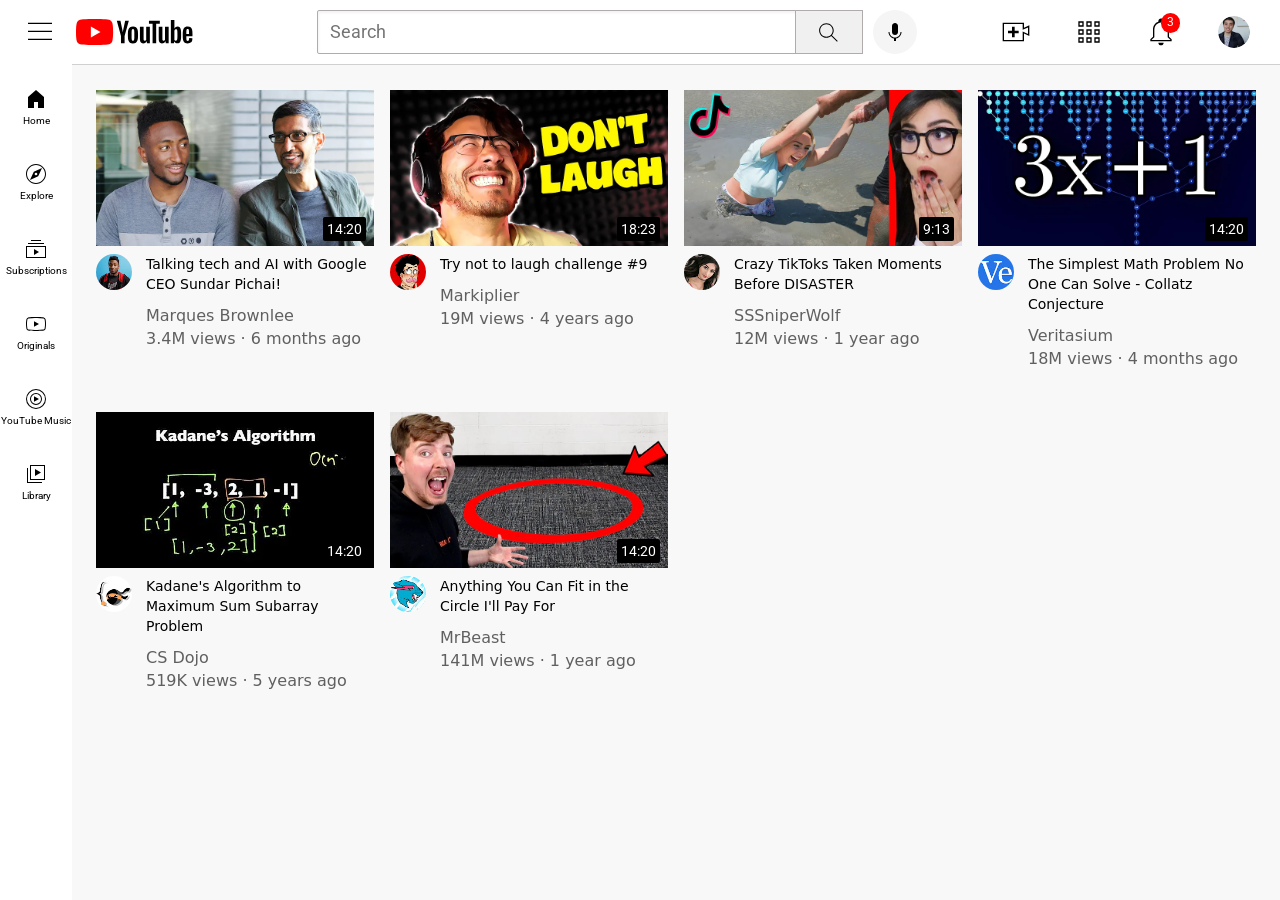
<file: index.html>
<!DOCTYPE html>
<html>

<head>
    <title>
        youtube clone
    </title>
    <link rel="preconnect" href="https://fonts.googleapis.com">
    <link rel="preconnect" href="https://fonts.gstatic.com" crossorigin>
    <link
        href="https://fonts.googleapis.com/css2?family=Montserrat:ital,wght@0,100..900;1,100..900&family=Roboto:ital,wght@0,100;0,300;0,400;0,500;0,700;0,900;1,100;1,300;1,400;1,500;1,700;1,900&display=swap"
        rel="stylesheet">
        <link rel="stylesheet" href="video.css">
        <link rel="stylesheet" href="header.css">
        <link rel="stylesheet" href="general.css">
        <link rel="stylesheet" href="sidebar.css">

<body>
    <div class="header">
        <div class="left-section">
            <img class="hamburger-menu" src="hamburger-menu.svg" alt="">
            <img class="youtube-logo" src="youtube-logo.svg" alt="">
        </div>
        <div class="middle-section">
            <input class="searchbar" type="text" placeholder="Search">
            <button class="search-button">
                <img class="search-icon" src="search.svg" alt="">
                <div class="tooltip">Search</div>
            </button>
            <button class="voice-search-button">
                <img class="voice-search-icon" src="voice-search-icon.svg" alt="">
                <div class="tooltip">Search with your voice</div>
            </button>
        </div>
        <div class="right-section">
            <div class="upload-icon-container">
                <img class="upload" src="upload.svg" alt="">
                <div class="tooltip">Create</div>
            </div>
            <div class="youtube-apps-container">
                <img class="youtube-apps" src="youtube-apps.svg" alt="">
                <div class="tooltip">Youtube Apps</div>
            </div>
            
            <div class="notification-icon-container">
                <img class="notifications" src="notifications.svg" alt="">
                <div class="tooltip">Notifications</div>
                <div class="notification-number">
                    3
                </div>
            </div>
            <img class="mypfp" src="my-channel.jpeg" alt="">
        </div>
    </div>
    <div class="sidebar">
        <div class="sidebar-link">
            <img class="icon" src="home.svg" alt="">
            <div>Home</div>
        </div>
        <div class="sidebar-link">
            <img class="icon" src="explore.svg" alt="">
            <div>Explore</div>
        </div>
        <div class="sidebar-link">
            <img class="icon" src="subscriptions.svg" alt="">
            <div>Subscriptions</div>
        </div>
        <div class="sidebar-link">
            <img class="icon" src="originals.svg" alt="">
            <div>Originals</div>
        </div>
        <div class="sidebar-link">
            <img class="icon" src="youtube-music.svg" alt="">
            <div>YouTube Music</div>
        </div>
        <div class="sidebar-link">
            <img class="icon" src="library.svg" alt="">
            <div>Library</div>
        </div>
    </div>
    <div class="video-grid">
        <div>
            <div class="thumbnail-row">
                <img class="thumbnail" src="thumbnail-1.webp" alt="no img available">
                <div class="video-time">14:20</div>
            </div>
            <div class="video-grid-info">
                <div class="channel-pic">
                    <img class="profile" src="channel-1.jpeg" alt="">
                </div>
                <div class="video-info">
                    <p class="vid-title">Talking tech and AI with Google CEO Sundar Pichai!</p>
                    <p class="name">Marques Brownlee</p>
                    <p class="views">3.4M views &middot; 6 months ago</p>
                </div>
            </div>
        </div>
        <div>
            <div class="thumbnail-row">
                <img class="thumbnail" src="thumbnail-2.webp" alt="no img available">
                <div class="video-time">18:23</div>
            </div>
            <div class="video-grid-info">
                <div class="channel-pic">
                    <img class="profile" src="channel-2.jpeg" alt="">
                </div>
                <div class="video-info">
                    <p class="vid-title">Try not to laugh challenge #9</p>
                    <p class="name">Markiplier</p>
                    <p class="views">19M views &middot; 4 years ago</p>
                </div>
            </div>
        </div>
        <div>
            <div class="thumbnail-row">
                <img class="thumbnail" src="thumbnail-3.webp" alt="no img available">
                <div class="video-time">9:13</div>
            </div>
            <div class="video-grid-info">
                <div class="channel-pic">
                    <img class="profile" src="channel-3.jpeg" alt="">
                </div>
                <div class="video-info">
                    <p class="vid-title">Crazy TikToks Taken Moments Before DISASTER</p>
                    <p class="name">SSSniperWolf</p>
                    <p class="views">12M views &middot; 1 year ago</p>
                </div>
            </div>
        </div>
        <div>
            <div class="thumbnail-row">
                <img class="thumbnail" src="thumbnail-4.webp" alt="no img available">
                <div class="video-time">14:20</div>
            </div>
            <div class="video-grid-info">
                <div class="channel-pic">
                    <img class="profile" src="channel-4.jpeg" alt="">
                </div>
                <div class="video-info">
                    <p class="vid-title">The Simplest Math Problem No One Can Solve - Collatz Conjecture</p>
                    <p class="name">Veritasium</p>
                    <p class="views">18M views &middot; 4 months ago</p>
                </div>
            </div>
        </div>
        <div>
            <div class="thumbnail-row">
                <img class="thumbnail" src="thumbnail-5.webp" alt="no img available">
                <div class="video-time">14:20</div>
            </div>
            <div class="video-grid-info">
                <div class="channel-pic">
                    <img class="profile" src="channel-5.jpeg" alt="">
                </div>
                <div class="video-info">
                    <p class="vid-title">Kadane's Algorithm to Maximum Sum Subarray Problem</p>
                    <p class="name">CS Dojo</p>
                    <p class="views">519K views &middot; 5 years ago</p>
                </div>
            </div>
        </div>
        <div>
            <div class="thumbnail-row">
                <img class="thumbnail" src="thumbnail-6.webp" alt="no img available">
                <div class="video-time">14:20</div>
            </div>
            <div class="video-grid-info">
                <div class="channel-pic">
                    <img class="profile" src="channel-6.jpeg" alt="">
                </div>
                <div class="video-info">
                    <p class="vid-title">Anything You Can Fit in the Circle I'll Pay For</p>
                    <p class="name">MrBeast</p>
                    <p class="views">141M views &middot; 1 year ago</p>
                </div>
            </div>
        </div>
    </div>
</body>
</head>

</html>
</file>
<file: video.css>
.vid-title {
    margin-top: 0px;
    font-size: 14px;
    font-weight: 500;
    line-height: 20px;
    margin-bottom: 12px;
}
.video-grid{
    display: grid;
    grid-template-columns: 1fr 1fr 1fr ;
    column-gap: 16px;
    row-gap: 40px;
}
@media (max-width: 850px) {
    .video-grid{
        grid-template-columns: 1fr 1fr;
    }
}
@media (min-width: 1000px) {
    .video-grid{
        grid-template-columns: 1fr 1fr 1fr 1fr;
    }
}
.views,
.name {
    font-size: 16px;
    color: rgb(96, 96, 96);
    font-weight: 500;
    margin-bottom: 4px;
}

.video-grid-info {
    display: grid;
    grid-template-columns: 50px 1fr;
}

.thumbnail {
    width: 100%;
    display: block;
}

.profile {
    width: 36px;
    border-radius: 50px;
}

.thumbnail-row {
    margin-bottom: 8px;
    position: relative;
}

.video-time{
    position: absolute;
    font-family: Roboto, Arial;
    font-weight: 500px;
    color: white;
    background-color: black;
    border-radius: 2px;
    font-size: 14px;
    padding: 4px 4px 4px 4px;
    bottom: 5px;
    right: 8px;
}
</file>
<file: header.css>
.header{
    position: fixed;
    top: 0px;
    left: 0px;
    right: 0px;
    height: 64px;
    display: flex;
    flex-direction: row;
    justify-content: space-between;
    background-color: white;
    border-bottom: solid 1px rgb(209, 208, 208);
    z-index: 1;
}
.left-section{
    display: flex;
    align-items: center;
}
.hamburger-menu{
    height: 32px;
    margin-left: 24px;
    margin-right: 20px;
}
.youtube-logo{
    height: 26px;
}
.middle-section{
    flex:1;
    max-width: 600px;
    margin-left: 70px;
    margin-right: 30px;
    display: flex;
    align-items: center;
    flex-direction: row;
}
.searchbar{
    width: 0;
    flex: 1;
    height: 40px;
    padding-left: 12px;
    font-size: 18px;
    border: solid 1px rgb(177, 172, 172);
    border-radius: 2px;
    box-shadow: inset 1px 2px 3px rgba(0, 0, 0, 0.05);
}
.searchbar::placeholder{
    font-family: Roboto, Arial;
    font-size: 18px;
}
.search-button{
    height: 44px;
    width: 68px;
    background-color: rgb(240, 240, 240);
    border: solid 1px rgb(177, 172, 172);
    margin-right: 10px;
    margin-left: -2px;
}
.search-button,.voice-search-button,.upload-icon-container,
.youtube-apps-container,
.notification-icon-container
{
    display: flex;
    cursor: pointer;
    justify-content: center;
    align-items: center;
    position: relative;
}
.voice-search-button{
    height: 44px;
    width: 44px;
    border-radius: 22px;
    border: none;
    background-color: rgb(245, 245, 245);
}
.voice-search-icon{
    height: 24px;
}
.search-icon{
    height: 25px;
}
.right-section{
    width: 250px;
    display: flex;
    flex-direction: row;
    align-items: center;
    justify-content: space-between;
    margin-right: 30px;
    flex-shrink: 0;
}
.upload{
    height: 32px;
}
.youtube-apps{
    height: 32px;
}
.notifications{
    height: 32px;
}
.notification-icon-container{
    position: relative;
}
.mypfp{
    cursor: pointer;
    height: 32px;
    border-radius: 16px;
}
.notification-number{
    position: absolute;
    font-family: Roboto, Arial;
    background-color: red;
    color: white;
    border-radius: 30px;
    top: -3px;
    right: -3px;
    font-size: 12px;
    height: 16px;
    padding: 2px 6px 2px 6px;
}
.search-button .tooltip, .voice-search-button .tooltip,
.upload-icon-container .tooltip,
.youtube-apps-container .tooltip,
.notification-icon-container .tooltip{
    position: absolute;
    font-family: Roboto,arial;
    background-color: gray; 
    color: white;
    padding: 4px 8px 4px 8px;
    border-radius: 2px;
    font-size: 14px;
    bottom: -40px;
    opacity: 0; 
    transition: opacity 0.15s;
    pointer-events: none;
    white-space: nowrap;
}
.search-button:hover .tooltip,
.voice-search-button:hover .tooltip,
.upload-icon-container:hover .tooltip,
.youtube-apps-container:hover .tooltip,
.notification-icon-container:hover .tooltip{
    opacity: 1;
}
</file>
<file: general.css>
p {
    font-family: system-ui, -apple-system, BlinkMacSystemFont, 'Segoe UI', Roboto, Oxygen, Ubuntu, Cantarell, 'Open Sans', 'Helvetica Neue', sans-serif;
    margin: 0px 0px 0px 0px;
}
body{
    margin: 0px;
    padding-top: 90px;
    padding-left: 96px;
    padding-right: 24px;
    background-color: rgb(248, 248, 248);
}
</file>
<file: sidebar.css>
.sidebar{
    position: fixed;
    left: 0px;
    bottom: 0px;
    top: 64px;
    background-color: white;
    width: 72px;
    z-index: 2;
    padding-top: 5px;
}
.sidebar-link{
    display: flex;
    flex-direction: column;
    height: 74px;
    margin-bottom: 1px;
    justify-content: center;
    align-items: center;
    cursor: pointer;
    
}
.sidebar-link:hover{
    background-color: rgb(235, 235, 235);
}
.sidebar-link img{
    height: 24px;
    margin-bottom: 4px;
}
.sidebar-link div{
    font-size: 10px;
    font-family: Roboto, arial;

}
</file>
